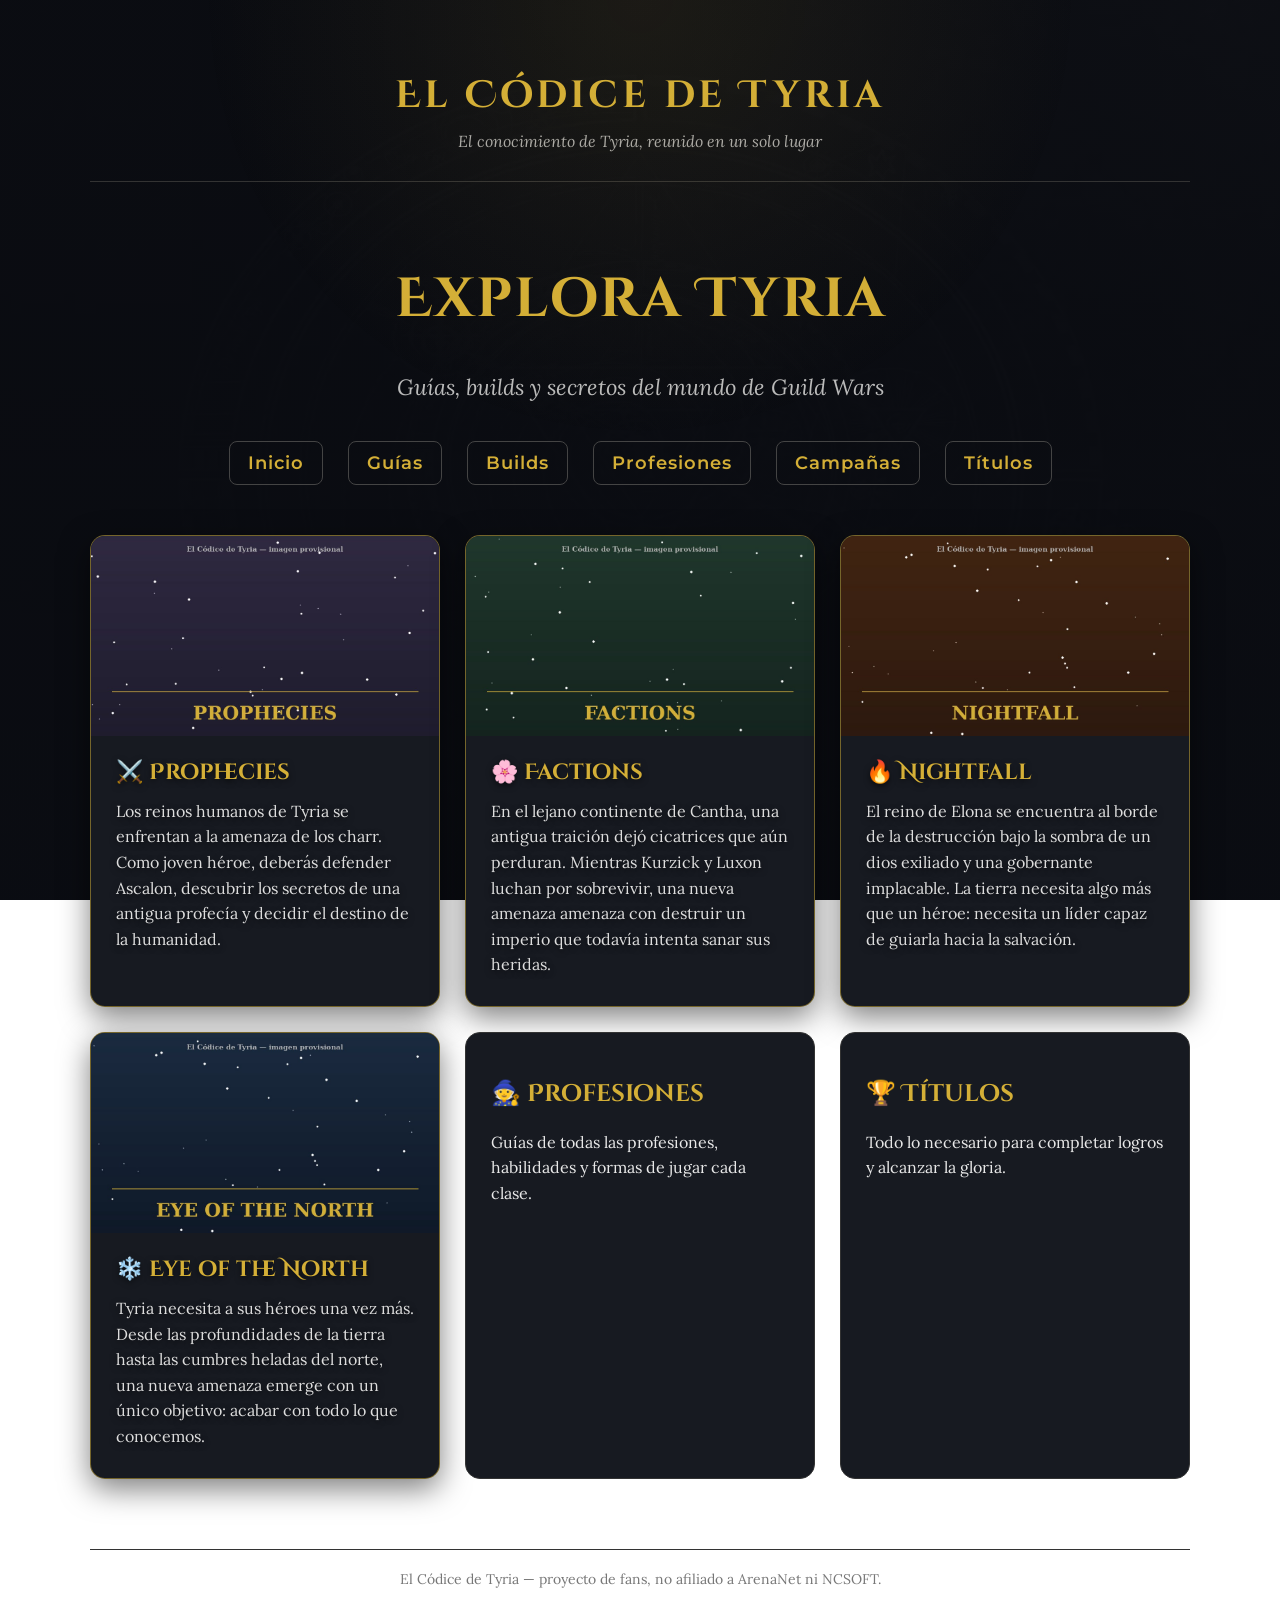
<file: index.html>
<!DOCTYPE html>
<html lang="es">

<head>
<meta charset="UTF-8">
<meta name="viewport" content="width=device-width, initial-scale=1.0">
<meta name="description" content="El Códice de Tyria: guías, builds y conocimiento sobre Guild Wars 1.">

<title>El Códice de Tyria | Guild Wars España</title>

<link rel="preconnect" href="https://fonts.googleapis.com">
<link rel="preconnect" href="https://fonts.gstatic.com" crossorigin>
<link href="https://fonts.googleapis.com/css2?family=Cinzel+Decorative:wght@400;700&family=Lora:wght@400;500;600;700&family=Montserrat:wght@400;500;600;700&display=swap" rel="stylesheet">

<link rel="stylesheet" href="css/style.css">
</head>

<body>
<div class="container">

    <header class="header">
        <div class="logo">El Códice de Tyria</div>
        <div class="tagline">El conocimiento de Tyria, reunido en un solo lugar</div>
    </header>

    <h1 class="title">Explora Tyria</h1>
    <p class="subtitle">Guías, builds y secretos del mundo de Guild Wars</p>

    <nav class="nav">
        <a href="index.html">Inicio</a>
        <a href="guias/index.html">Guías</a>
        <a href="#">Builds</a>
        <a href="#">Profesiones</a>
        <a href="#">Campañas</a>
        <a href="#">Títulos</a>
    </nav>

    <section class="cards">

        <div class="card-wrapper">
            <img class="card-img" src="images/campaigns/prophecies.jpg" alt="Prophecies">
            <div class="card-text">
                <h3 class="card-heading text-shadow">⚔️ Prophecies</h3>
                <p class="card-para text-shadow">
                    Los reinos humanos de Tyria se enfrentan a la amenaza de los charr.
                    Como joven héroe, deberás defender Ascalon, descubrir los secretos de una antigua profecía
                    y decidir el destino de la humanidad.
                </p>
            </div>
        </div>

        <div class="card-wrapper">
            <img class="card-img" src="images/campaigns/factions.jpg" alt="Factions">
            <div class="card-text">
                <h3 class="card-heading text-shadow">🌸 Factions</h3>
                <p class="card-para text-shadow">
                    En el lejano continente de Cantha, una antigua traición dejó cicatrices que aún perduran.
                    Mientras Kurzick y Luxon luchan por sobrevivir, una nueva amenaza amenaza con destruir
                    un imperio que todavía intenta sanar sus heridas.
                </p>
            </div>
        </div>

        <div class="card-wrapper">
            <img class="card-img" src="images/campaigns/nightfall.jpg" alt="Nightfall">
            <div class="card-text">
                <h3 class="card-heading text-shadow">🔥 Nightfall</h3>
                <p class="card-para text-shadow">
                    El reino de Elona se encuentra al borde de la destrucción bajo la sombra de un dios
                    exiliado y una gobernante implacable. La tierra necesita algo más que un héroe:
                    necesita un líder capaz de guiarla hacia la salvación.
                </p>
            </div>
        </div>

        <div class="card-wrapper">
            <img class="card-img" src="images/campaigns/eotn.jpg" alt="Eye of the North">
            <div class="card-text">
                <h3 class="card-heading text-shadow">❄️ Eye of the North</h3>
                <p class="card-para text-shadow">
                    Tyria necesita a sus héroes una vez más. Desde las profundidades de la tierra hasta
                    las cumbres heladas del norte, una nueva amenaza emerge con un único objetivo:
                    acabar con todo lo que conocemos.
                </p>
            </div>
        </div>

        <div class="card">
            <h2>🧙 Profesiones</h2>
            <p>Guías de todas las profesiones, habilidades y formas de jugar cada clase.</p>
        </div>

        <div class="card">
            <h2>🏆 Títulos</h2>
            <p>Todo lo necesario para completar logros y alcanzar la gloria.</p>
        </div>

    </section>

    <footer class="footer">
        El Códice de Tyria — proyecto de fans, no afiliado a ArenaNet ni NCSOFT.
    </footer>

</div>
</body>

</html>
</file>
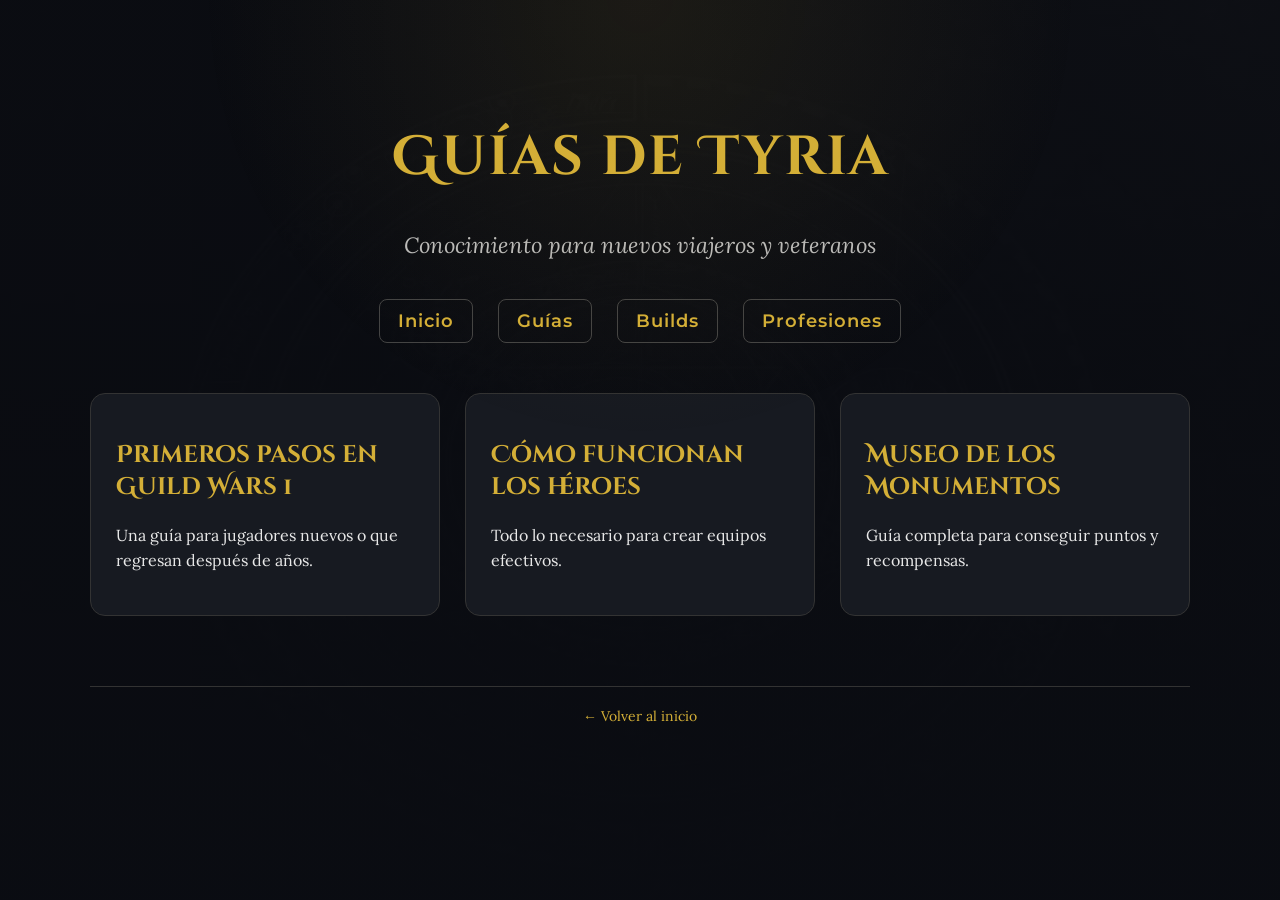
<file: guias/index.html>
<!DOCTYPE html>
<html lang="es">

<head>
<meta charset="UTF-8">
<meta name="viewport" content="width=device-width, initial-scale=1.0">
<meta name="description" content="Guías de Guild Wars 1: primeros pasos, héroes, museo de los monumentos y más.">

<title>Guías | El Códice de Tyria</title>

<link rel="preconnect" href="https://fonts.googleapis.com">
<link rel="preconnect" href="https://fonts.gstatic.com" crossorigin>
<link href="https://fonts.googleapis.com/css2?family=Cinzel+Decorative:wght@400;700&family=Lora:wght@400;500;600;700&family=Montserrat:wght@400;500;600;700&display=swap" rel="stylesheet">

<link rel="stylesheet" href="../css/style.css">
</head>

<body>
<div class="container">

    <h1 class="title">Guías de Tyria</h1>
    <p class="subtitle">Conocimiento para nuevos viajeros y veteranos</p>

    <nav class="nav">
        <a href="../index.html">Inicio</a>
        <a href="index.html">Guías</a>
        <a href="#">Builds</a>
        <a href="#">Profesiones</a>
    </nav>

    <section class="cards">

        <div class="card">
            <h2>Primeros pasos en Guild Wars 1</h2>
            <p>Una guía para jugadores nuevos o que regresan después de años.</p>
        </div>

        <div class="card">
            <h2>Cómo funcionan los héroes</h2>
            <p>Todo lo necesario para crear equipos efectivos.</p>
        </div>

        <div class="card">
            <h2>Museo de los Monumentos</h2>
            <p>Guía completa para conseguir puntos y recompensas.</p>
        </div>

    </section>

    <footer class="footer">
        <a href="../index.html" style="color:#d4af37; text-decoration:none;">&larr; Volver al inicio</a>
    </footer>

</div>
</body>

</html>
</file>
<file: css/style.css>
/* ==========================================================
   El Códice de Tyria — hoja de estilos
   ========================================================== */

/* ---------- Base ---------- */
body {
    margin: 0;
    background:
        linear-gradient(
            rgba(10, 12, 18, 0.88),
            rgba(10, 12, 18, 0.95)
        ),
        url("../images/background.jpg");

    background-size: cover;
    background-attachment: fixed;
    background-position: center;

    color: #e8e8e8;
    font-family: 'Lora', serif;
}

body::before {
    content: "";
    position: fixed;
    inset: 0;
    background:
        radial-gradient(
            circle at top,
            rgba(212, 175, 55, 0.08),
            transparent 40%
        );
    pointer-events: none;
}

.container {
    max-width: 1100px;
    margin: auto;
    padding: 40px;
}

/* ---------- Cabecera ---------- */
.header {
    text-align: center;
    padding: 30px 0;
    border-bottom: 1px solid #333;
    margin-bottom: 40px;
}

.logo {
    font-size: 38px;
    color: #d4af37;
    letter-spacing: 4px;
    font-family: 'Cinzel Decorative', serif;
    font-weight: 700;
}

.tagline {
    color: #aaa;
    font-style: italic;
    margin-top: 10px;
}

/* ---------- Títulos ---------- */
.title {
    color: #d4af37;
    font-size: 55px;
    text-align: center;
    margin-top: 80px;
    letter-spacing: 2px;
    font-family: 'Cinzel Decorative', serif;
    font-weight: 700;
}

.subtitle {
    text-align: center;
    font-size: 22px;
    color: #bbbbbb;
    font-family: 'Lora', serif;
    font-style: italic;
}

/* ---------- Navegación ---------- */
.nav {
    display: flex;
    justify-content: center;
    flex-wrap: wrap;
    gap: 25px;
    margin-top: 40px;
}

.nav a {
    color: #d4af37;
    text-decoration: none;
    font-size: 18px;
    padding: 10px 18px;
    border: 1px solid #444;
    border-radius: 8px;
    transition: 0.3s;
    font-family: 'Montserrat', sans-serif;
    font-weight: 600;
    letter-spacing: 1px;
}

.nav a:hover {
    background: #d4af37;
    color: #111;
}

/* ---------- Tarjetas de contenido ---------- */
.cards {
    display: grid;
    grid-template-columns: repeat(auto-fit, minmax(260px, 1fr));
    gap: 25px;
    margin-top: 50px;
}

.card {
    background: #171a21;
    border: 1px solid #333;
    border-radius: 15px;
    padding: 25px;
    transition: 0.3s;
}

.card:hover {
    transform: translateY(-5px);
    border-color: #d4af37;
}

.card h2 {
    color: #d4af37;
    font-family: 'Cinzel Decorative', serif;
}

.card p {
    font-family: 'Lora', serif;
    line-height: 1.6;
}

/* ---------- Tarjetas de campaña (imagen arriba, texto debajo) ---------- */
.card-wrapper {
    display: flex;
    flex-direction: column;
    background: #171a21;
    border: 1px solid rgba(212, 175, 55, 0.5);
    border-radius: 15px;
    overflow: hidden;
    box-shadow: 0 10px 30px rgba(0, 0, 0, 0.5);
    transition: 0.3s;
}

.card-wrapper:hover {
    transform: translateY(-5px);
    border-color: #d4af37;
}

.card-img {
    width: 100%;
    height: 200px;
    object-fit: cover;
    display: block;
}

.card-text {
    padding: 22px 25px 28px;
}

.card-heading {
    color: #d4af37;
    font-family: 'Cinzel Decorative', serif;
    font-size: 22px;
    margin: 0 0 12px 0;
}

.card-para {
    color: #ddd;
    font-family: 'Lora', serif;
    line-height: 1.6;
    margin: 0;
}

.text-shadow {
    text-shadow: 0 2px 6px rgba(0, 0, 0, 0.6);
}

/* ---------- Pie de página ---------- */
.footer {
    text-align: center;
    color: #777;
    font-size: 14px;
    margin-top: 70px;
    padding-top: 20px;
    border-top: 1px solid #333;
}

/* ---------- Responsive ---------- */
@media (max-width: 600px) {
    .title {
        font-size: 36px;
        margin-top: 40px;
    }

    .subtitle {
        font-size: 18px;
    }

    .logo {
        font-size: 28px;
    }

    .nav {
        gap: 12px;
    }

    .nav a {
        font-size: 15px;
        padding: 8px 12px;
    }

    .card-img {
        height: 160px;
    }
}
</file>
